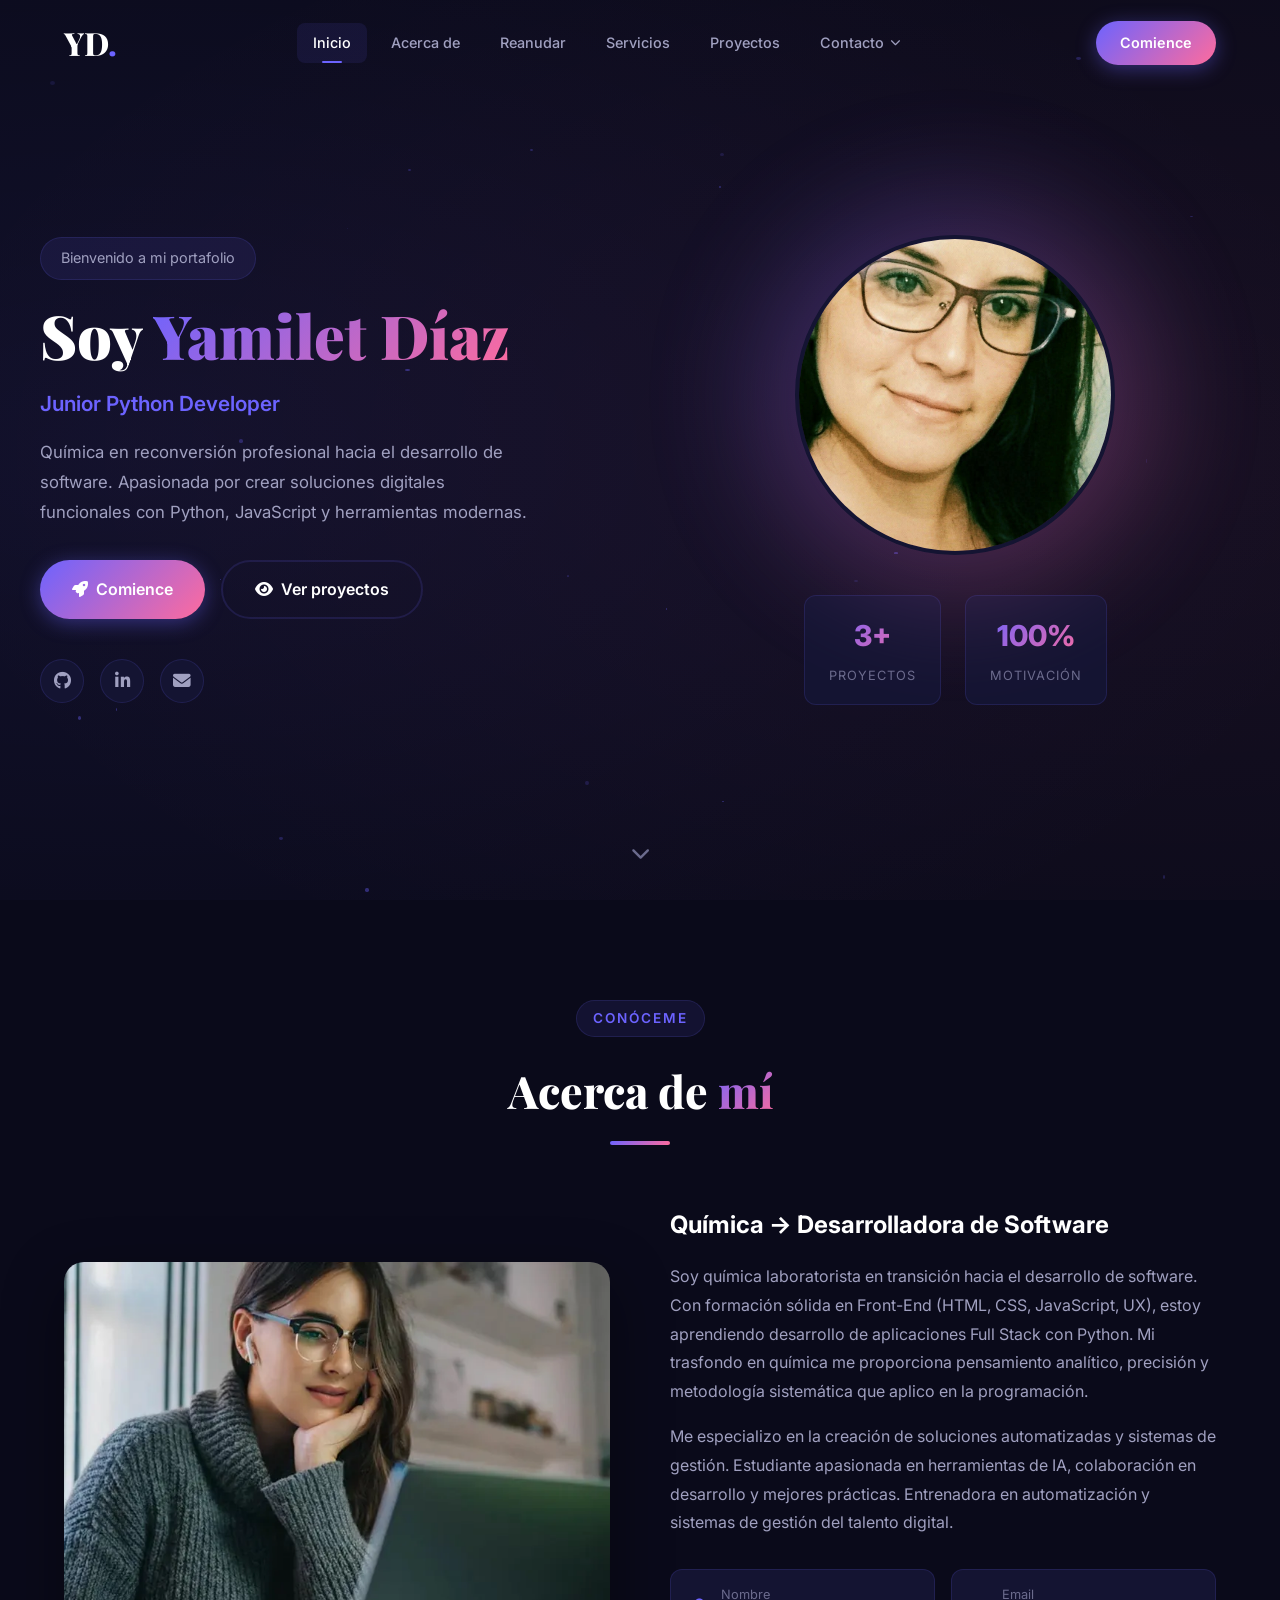
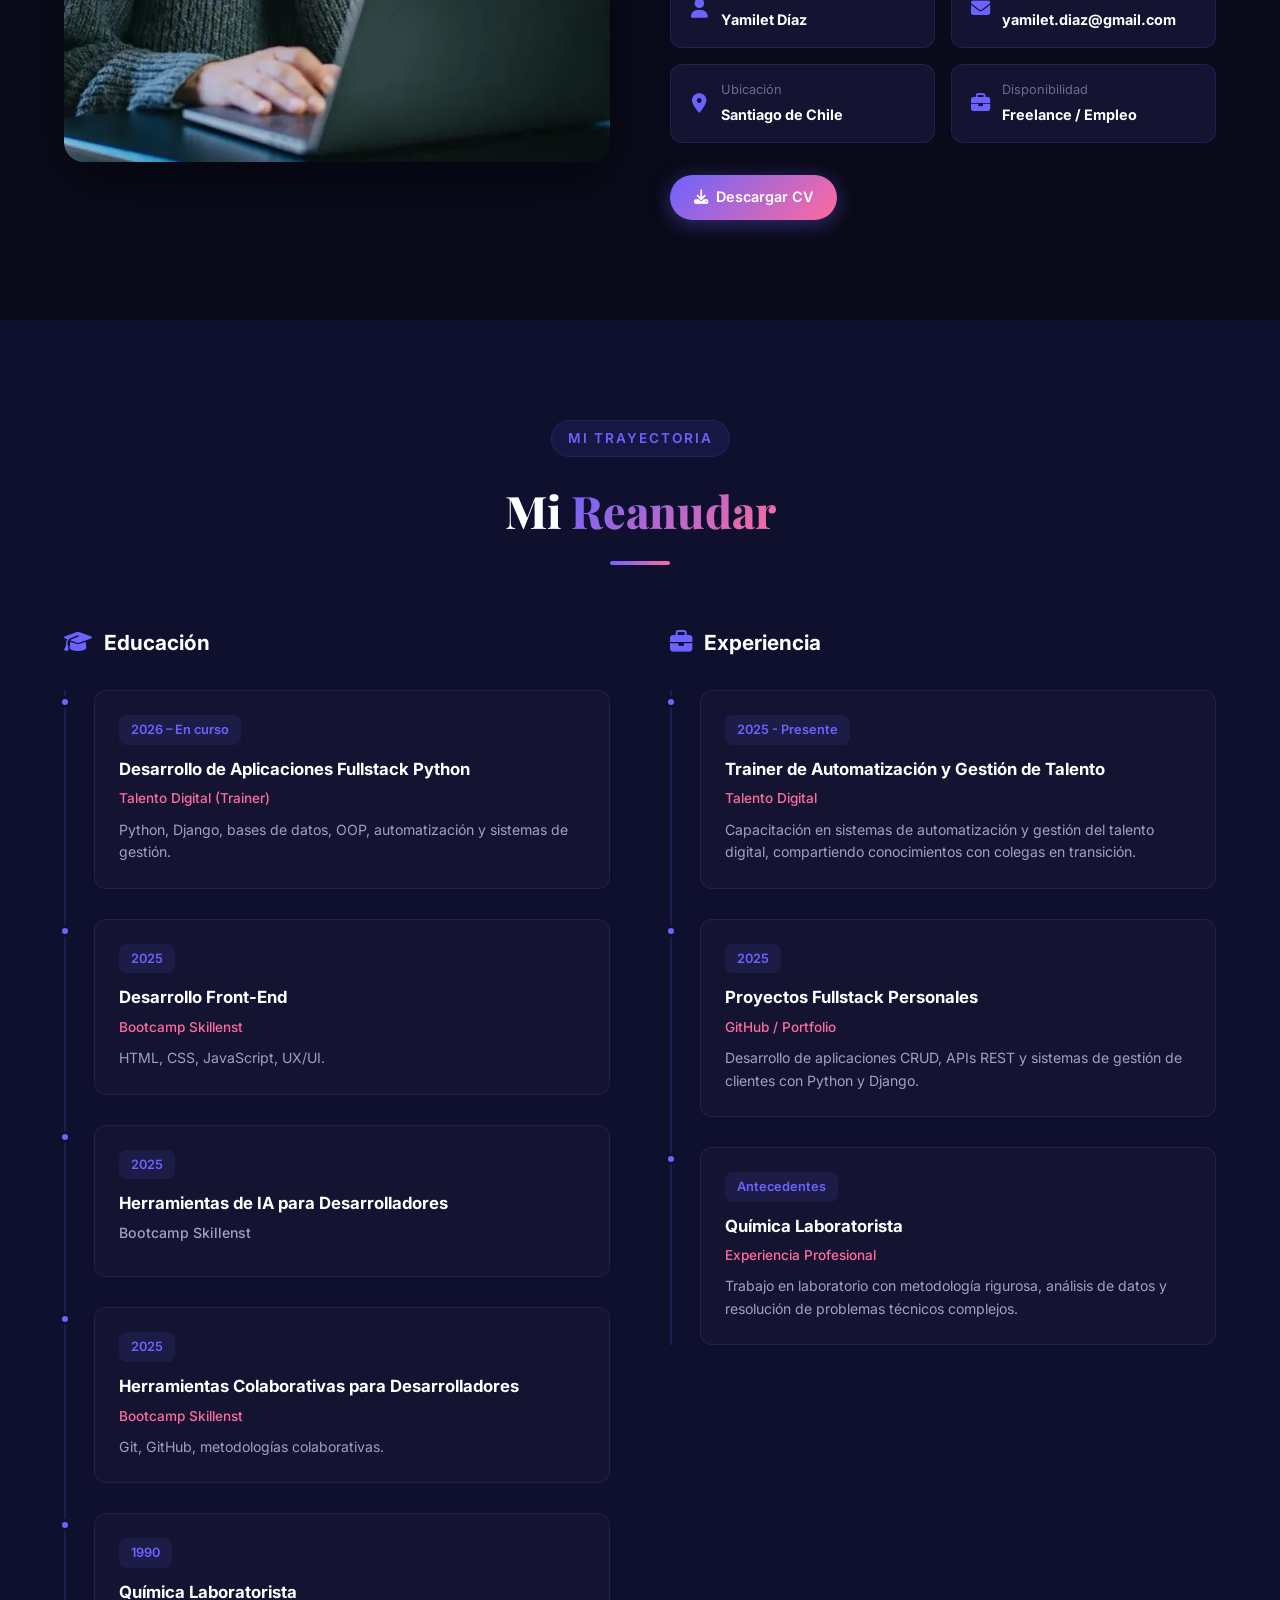
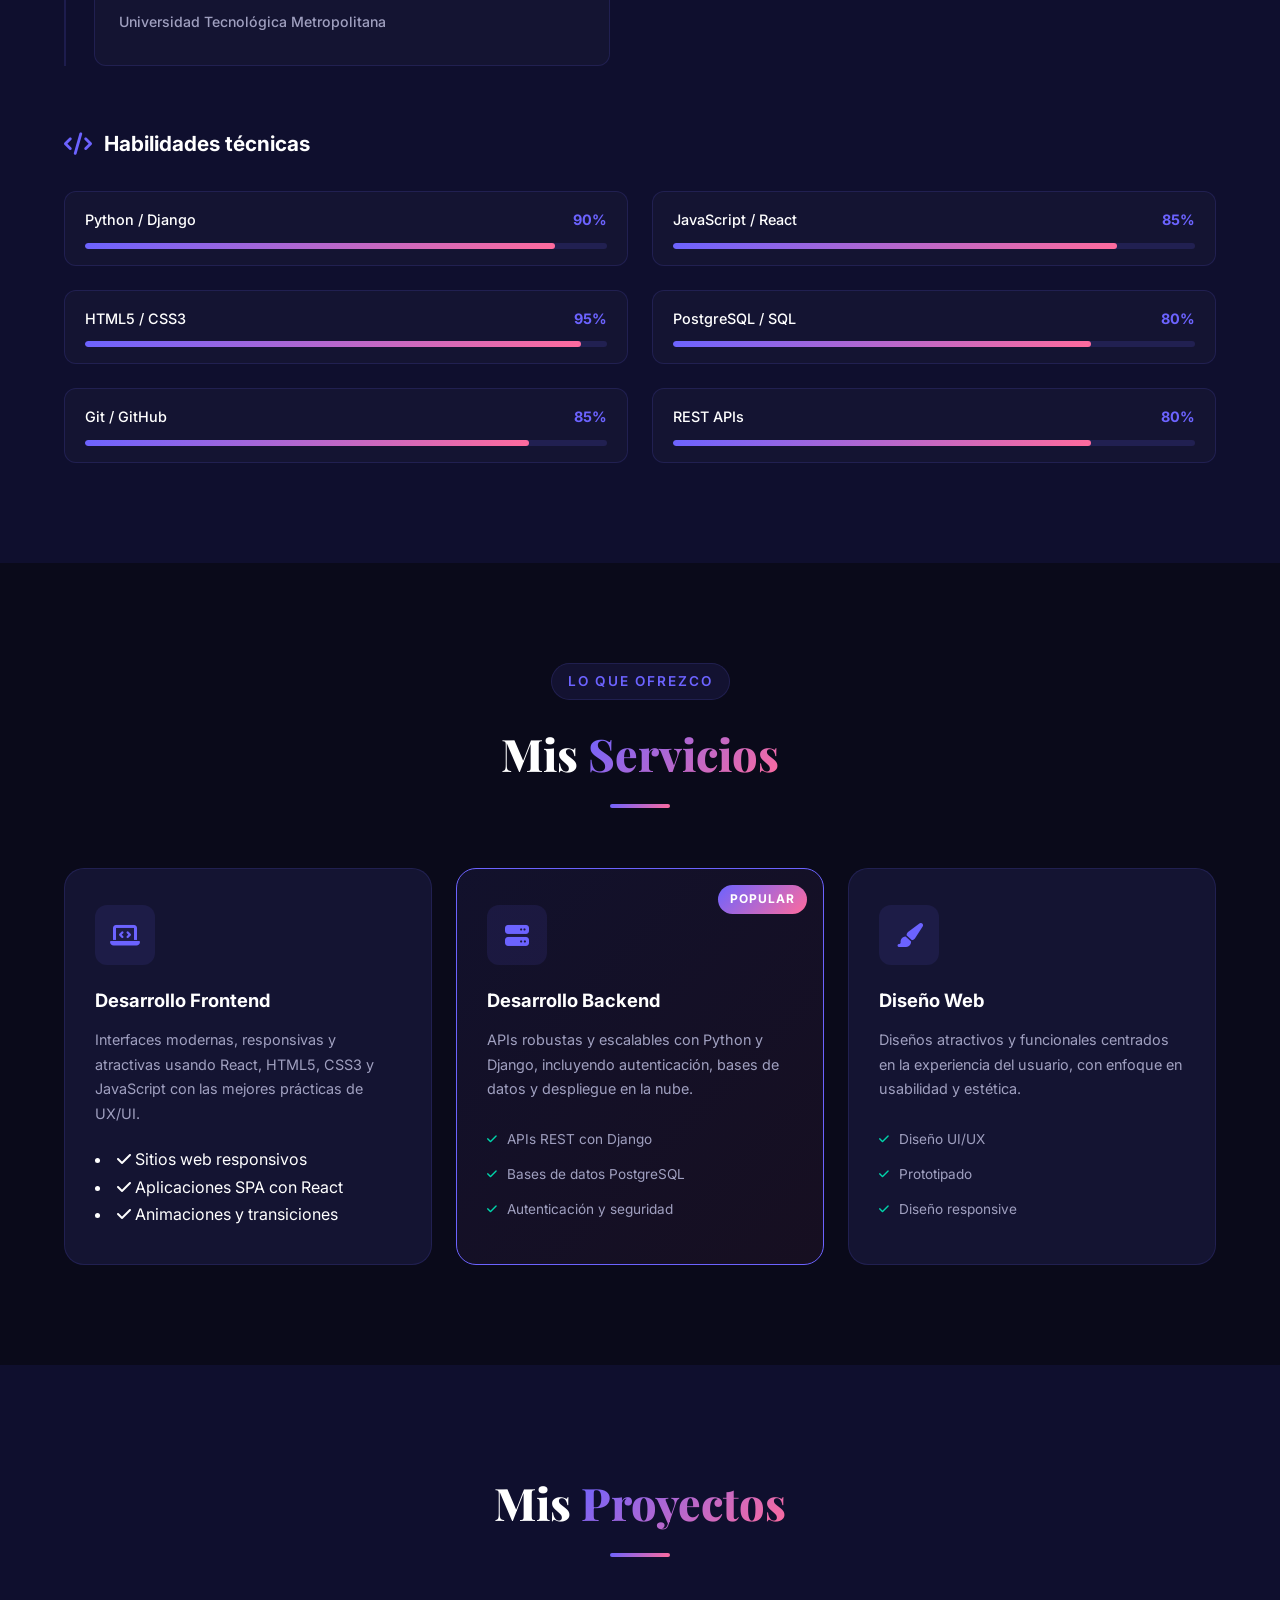
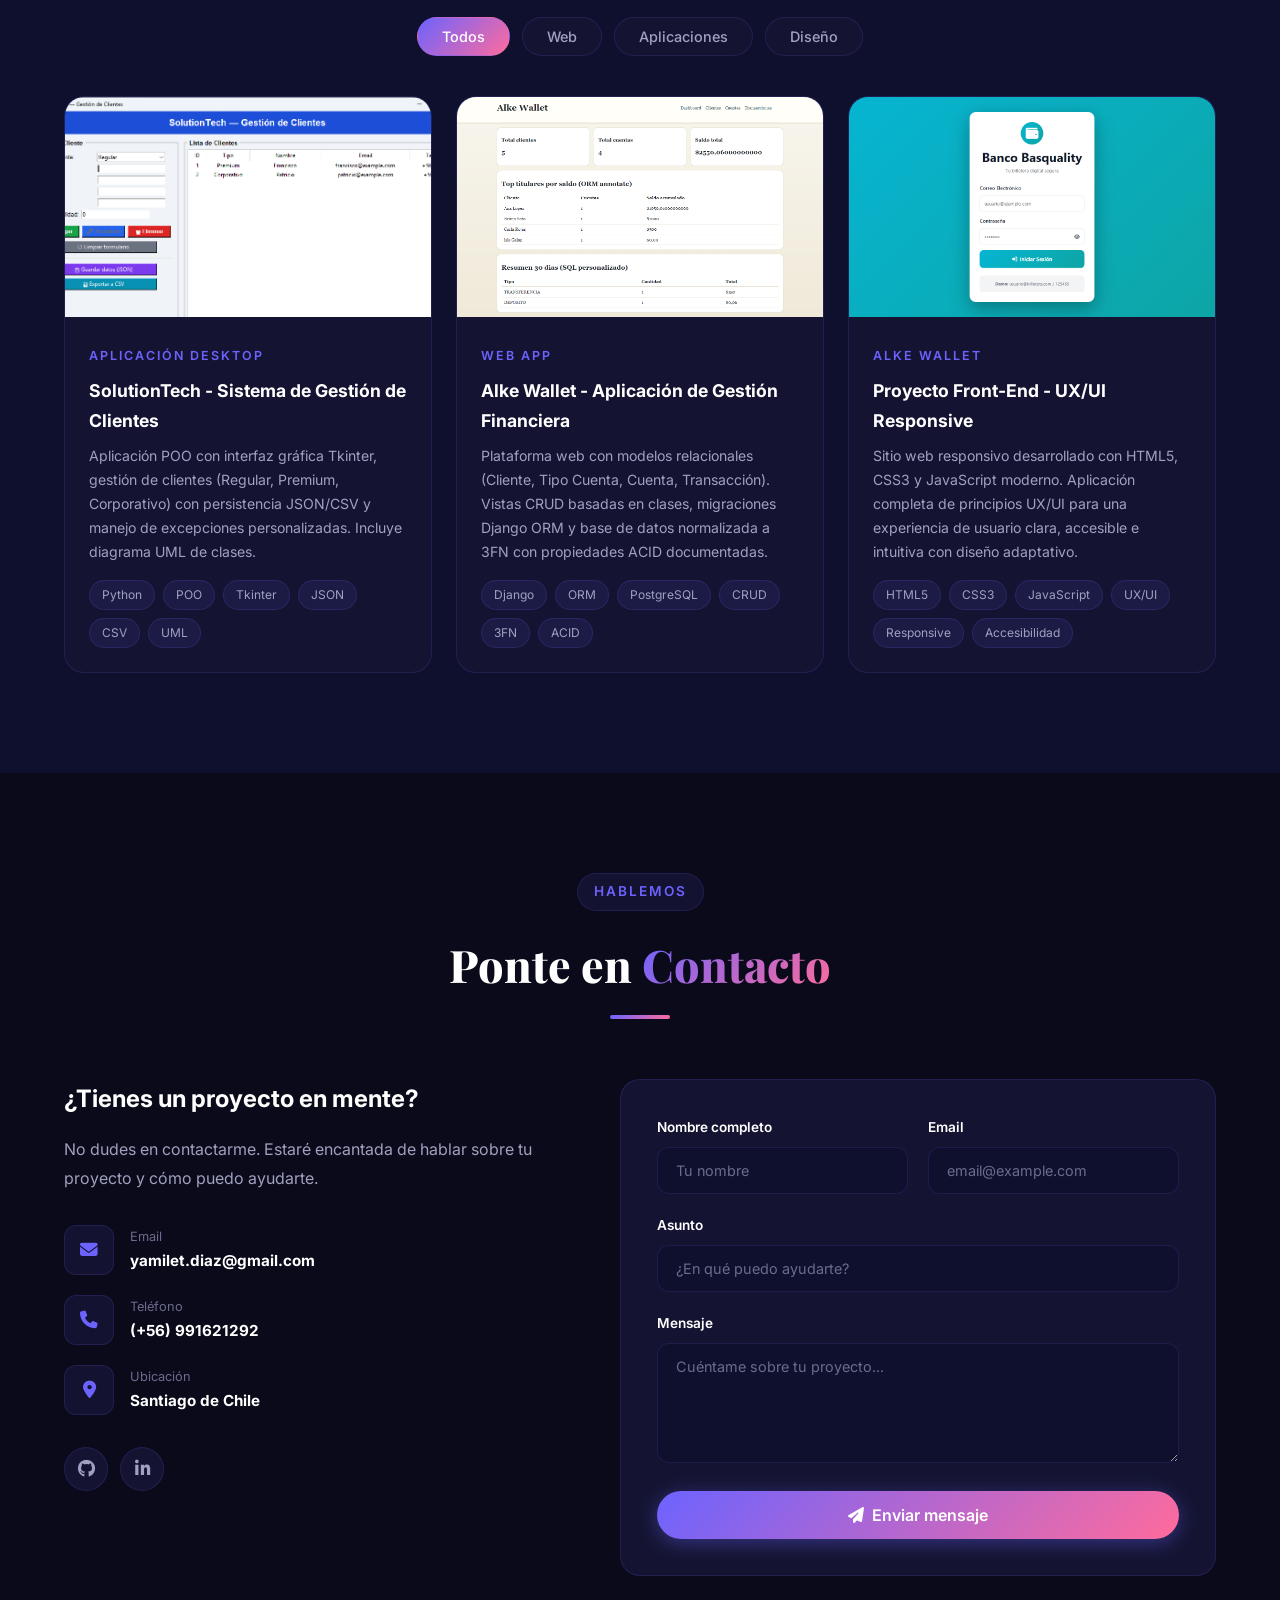
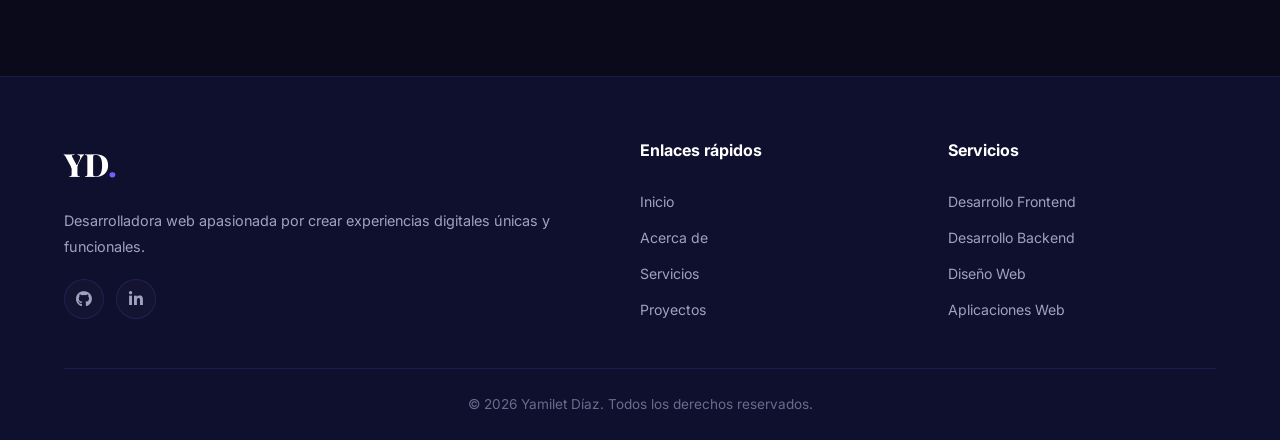
<file: index.html>
<!DOCTYPE html>
<html lang="es">
<head>
  <meta charset="UTF-8">
  <meta name="viewport" content="width=device-width, initial-scale=1.0">
  <title>Yamilet Díaz | Portafolio</title>
  <link rel="stylesheet" href="assets/css/style.css">
  <link rel="stylesheet" href="https://cdnjs.cloudflare.com/ajax/libs/font-awesome/6.5.0/css/all.min.css">
  <link href="https://fonts.googleapis.com/css2?family=Inter:wght@300;400;500;600;700;800;900&family=Playfair+Display:wght@700;800;900&display=swap" rel="stylesheet">
</head>
<body>

  <!-- LOADER -->
  <div class="loader" id="loader">
    <div class="loader-spinner"></div>
  </div>

  <!-- NAVBAR -->
  <header class="navbar" id="navbar">
    <div class="nav-container">
      <a href="#home" class="logo">YD<span>.</span></a>
      <nav class="nav-menu" id="navMenu">
        <a href="#home" class="nav-link active">Inicio</a>
        <a href="#about" class="nav-link">Acerca de</a>
        <a href="#resume" class="nav-link">Reanudar</a>
        <a href="#services" class="nav-link">Servicios</a>
        <a href="#portfolio" class="nav-link">Proyectos</a>
        <div class="nav-dropdown">
          <a href="#contact" class="nav-link dropdown-toggle">Contacto <i class="fas fa-chevron-down"></i></a>
          <div class="dropdown-menu">
            <a href="#contact"><i class="fas fa-envelope"></i> Enviar mensaje</a>
            <a href="https://linkedin.com" target="_blank" rel="noopener noreferrer"><i class="fab fa-linkedin"></i>LinkedIn</a>
            <a href="https://github.com" target="_blank" rel="noopener noreferrer"><i class="fab fa-github"></i> GitHub</a>
            <a href="mailto:yamilet.diaz@gmail.com"><i class="fas fa-at"></i> Email directo</a>
          </div>
        </div>
      </nav>
      <a href="#contact" class="btn btn-primary nav-cta">Comience</a>
      <button class="hamburger" id="hamburger" aria-label="Abrir menú">
        <span></span><span></span><span></span>
      </button>
    </div>
  </header>

  <!-- HOME / HERO -->
  <section class="hero" id="home">
    <div class="hero-particles" id="particles"></div>
    <div class="hero-content">
      <div class="hero-text">
        <span class="hero-badge">Bienvenido a mi portafolio</span>
        <h1 class="hero-title">
          Soy <span class="gradient-text">Yamilet Díaz</span>
        </h1>
        <p class="hero-subtitle typewriter" id="typewriter"></p>
        <p class="hero-description">
          Química en reconversión profesional hacia el desarrollo de software.
          Apasionada por crear soluciones digitales funcionales con Python, JavaScript y herramientas modernas.
        </p>
        <div class="hero-buttons">
          <a href="#contact" class="btn btn-primary btn-lg">
            <i class="fas fa-rocket"></i> Comience
          </a>
          <a href="#portfolio" class="btn btn-outline btn-lg">
            <i class="fas fa-eye"></i> Ver proyectos
          </a>
        </div>
        <div class="hero-social">
          <a href="https://github.com" target="_blank" rel="noopener noreferrer" aria-label="GitHub"><i class="fab fa-github"></i></a>
          <a href="https://linkedin.com" target="_blank" rel="noopener noreferrer" aria-label="LinkedIn"><i class="fab fa-linkedin-in"></i></a>
          <a href="mailto:yamilet.diaz@gmail.com" aria-label="Email"><i class="fas fa-envelope"></i></a>
        </div>
      </div>
      <div class="hero-image">
        <div class="hero-image-wrapper">
          <div class="hero-image-glow"></div>
          <img src="assets/images/foto-yamilet.jpg" alt="Yamilet Díaz" class="avatar-img">
          <div class="-image-ring"></div>
        </div>
        <div class="hero-stats">
          <div class="stat-card" data-count="3">
            <h3 class="stat-number">0+</h3>
            <span>Proyectos</span>
          </div>
          <div class="stat-card" data-count="100">
            <h3 class="stat-number">0%</h3>
            <span>Motivación</span>
          </div>
        </div>
      </div>
    </div>
    <a href="#about" class="scroll-down" aria-label="Scroll down">
      <i class="fas fa-chevron-down"></i>
    </a>
  </section>

  <!-- ACERCA DE -->
  <section class="section about" id="about">
    <div class="container">
      <div class="section-header" data-animate>
        <span class="section-tag">Conóceme</span>
        <h2 class="section-title">Acerca de <span class="gradient-text">mí</span></h2>
        <div class="section-line"></div>
      </div>
      <div class="about-grid">
        <div class="about-image" data-animate>
          <div class="about-image-card">
            <img src="assets/images/laptops_trabajo.webp" alt="Yamilet Díaz">
          </div>
        </div>
        <div class="about-content" data-animate>
          <h3>Química → Desarrolladora de Software</h3>
          <p>
            Soy química laboratorista en transición hacia el desarrollo de software. Con formación sólida en Front-End (HTML, CSS, JavaScript, UX),
            estoy aprendiendo desarrollo de aplicaciones Full Stack con Python. Mi trasfondo en química me proporciona pensamiento analítico,
            precisión y metodología sistemática que aplico en la programación.
          </p>
          <p>
            Me especializo en la creación de soluciones automatizadas y sistemas de gestión. Estudiante apasionada en herramientas de IA,
            colaboración en desarrollo y mejores prácticas. Entrenadora en automatización y sistemas de gestión del talento digital.
          </p>
          <div class="about-info-grid">
            <div class="about-info-item">
              <i class="fas fa-user"></i>
              <div>
                <span>Nombre</span>
                <strong>Yamilet Díaz</strong>
              </div>
            </div>
            <div class="about-info-item">
              <i class="fas fa-envelope"></i>
              <div>
                <span>Email</span>
                <strong>yamilet.diaz@gmail.com</strong>
              </div>
            </div>
            <div class="about-info-item">
              <i class="fas fa-map-marker-alt"></i>
              <div>
                <span>Ubicación</span>
                <strong>Santiago de Chile</strong>
              </div>
            </div>
            <div class="about-info-item">
              <i class="fas fa-briefcase"></i>
              <div>
                <span>Disponibilidad</span>
                <strong>Freelance / Empleo</strong>
              </div>
            </div>
          </div>
          <a href="assets/cv/CV_Desarrolladora_Junior .pdf" download class="btn btn-primary"><i class="fas fa-download"></i> Descargar CV</a>
        </div>
      </div>
    </div>
  </section>

  <!-- REANUDAR / RESUME -->
  <section class="section resume" id="resume">
    <div class="container">
      <div class="section-header" data-animate>
        <span class="section-tag">Mi trayectoria</span>
        <h2 class="section-title">Mi <span class="gradient-text">Reanudar</span></h2>
        <div class="section-line"></div>
      </div>
      <div class="resume-grid">
        <!-- Educación -->
        <div class="resume-column" data-animate>
          <h3 class="resume-column-title"><i class="fas fa-graduation-cap"></i> Educación</h3>
          <div class="timeline">
            <div class="timeline-item">
              <div class="timeline-dot"></div>
              <div class="timeline-content">
                <span class="timeline-date">2026 – En curso</span>
                <h4>Desarrollo de Aplicaciones Fullstack Python</h4>
                <p class="timeline-place">Talento Digital (Trainer)</p>
                <p>Python, Django, bases de datos, OOP, automatización y sistemas de gestión.</p>
              </div>
            </div>
            <div class="timeline-item">
              <div class="timeline-dot"></div>
              <div class="timeline-content">
                <span class="timeline-date">2025</span>
                <h4>Desarrollo Front-End</h4>
                <p class="timeline-place">Bootcamp Skillenst</p>
                <p>HTML, CSS, JavaScript, UX/UI.</p>
              </div>
            </div>
            <div class="timeline-item">
              <div class="timeline-dot"></div>
              <div class="timeline-content">
                <span class="timeline-date">2025</span>
                <h4>Herramientas de IA para Desarrolladores</h4>
                <p class="timeline-place">Bootcamp Skillenst</p>
              </div>
            </div>
            <div class="timeline-item">
              <div class="timeline-dot"></div>
              <div class="timeline-content">
                <span class="timeline-date">2025</span>
                <h4>Herramientas Colaborativas para Desarrolladores</h4>
                <p class="timeline-place">Bootcamp Skillenst</p>
                <p>Git, GitHub, metodologías colaborativas.</p>
              </div>
            </div>
            <div class="timeline-item">
              <div class="timeline-dot"></div>
              <div class="timeline-content">
                <span class="timeline-date">1990</span>
                <h4>Química Laboratorista</h4>
                <p class="timeline-place">Universidad Tecnológica Metropolitana</p>
              </div>
            </div>
          </div>
        </div>
        <div class="resume-column" data-animate>
          <h3 class="resume-column-title"><i class="fas fa-briefcase"></i> Experiencia</h3>
          <div class="timeline">
            <div class="timeline-item">
              <div class="timeline-dot"></div>
              <div class="timeline-content">
                <span class="timeline-date">2025 - Presente</span>
                <h4>Trainer de Automatización y Gestión de Talento</h4>
                <p class="timeline-place">Talento Digital</p>
                <p>Capacitación en sistemas de automatización y gestión del talento digital, compartiendo conocimientos con colegas en transición.</p>
              </div>
            </div>
            <div class="timeline-item">
              <div class="timeline-dot"></div>
              <div class="timeline-content">
                <span class="timeline-date">2025</span>
                <h4>Proyectos Fullstack Personales</h4>
                <p class="timeline-place">GitHub / Portfolio</p>
                <p>Desarrollo de aplicaciones CRUD, APIs REST y sistemas de gestión de clientes con Python y Django.</p>
              </div>
            </div>
            <div class="timeline-item">
              <div class="timeline-dot"></div>
              <div class="timeline-content">
                <span class="timeline-date">Antecedentes</span>
                <h4>Química Laboratorista</h4>
                <p class="timeline-place">Experiencia Profesional</p>
                <p>Trabajo en laboratorio con metodología rigurosa, análisis de datos y resolución de problemas técnicos complejos.</p>
              </div>
            </div>
          </div>
        </div>
      </div>
      <!-- Skills -->
      <di class="skills-section" data-animate>
        <h3 class="resume-column-title"><i class="fas fa-code"></i> Habilidades técnicas</h3>
        <div class="skills-grid">
          <div class="skill-item">
            <div class="skill-info">
              <span>Python / Django</span>
              <span>90%</span>
            </div>
            <div class="skill-bar"><div class="skill-progress" data-width="90"></div></div>
          </div>
          <div class="skill-item">
            <div class="skill-info">
              <span>JavaScript / React</span>
              <span>85%</span>
            </div>
            <div class="skill-bar"><div class="skill-progress" data-width="85"></div></div>
          </div>
          <div class="skill-item">
            <div class="skill-info">
              <span>HTML5 / CSS3</span>
              <span>95%</span>
            </div>
            <div class="skill-bar"><div class="skill-progress" data-width="95"></div></div>
          </div>
          <div class="skill-item">
            <div class="skill-info">
              <span>PostgreSQL / SQL</span>
              <span>80%</span>
            </div>
            <div class="skill-bar"><div class="skill-progress" data-width="80"></div></div>
          </div>
          <div class="skill-item">
            <div class="skill-info">
              <span>Git / GitHub</span>
              <span>85%</span>
            </div>
            <div class="skill-bar"><div class="skill-progress" data-width="85"></div></div>
          </div>
          <div class="skill-item">
            <div class="skill-info">
              <span>REST APIs</span>
              <span>80%</span>
            </div>
            <div class="skill-bar"><div class="skill-progress" data-width="80"></div></div>
          </div>
    </div>
  </section>

  <!-- SERVICIOS -->
  <section class="section services" id="services">
    <div class="container">
      <div class="section-header" data-animate>
        <span class="section-tag">Lo que ofrezco</span>
        <h2 class="section-title">Mis <span class="gradient-text">Servicios</span></h2>
        <div class="section-line"></div>
      </div>
      <div class="services-grid">
        <div class="service-card" data-animate>
          <div class="service-icon"><i class="fas fa-laptop-code"></i></div>
          <h3>Desarrollo Frontend</h3>
          <p>Interfaces modernas, responsivas y atractivas usando React, HTML5, CSS3 y JavaScript con las mejores prácticas de UX/UI.</p>
          <class="service-features">
            <li><i class="fas fa-check"></i> Sitios web responsivos</li>
            <li><i class="fas fa-check"></i> Aplicaciones SPA con React</li>
            <li><i class="fas fa-check"></i> Animaciones y transiciones</li>
        </div>
        <div class="service-card featured" data-animate>
          <div class="service-badge">Popular</div>
          <div class="service-icon"><i class="fas fa-server"></i></div>
          <h3>Desarrollo Backend</h3>
          <p>APIs robustas y escalables con Python y Django, incluyendo autenticación, bases de datos y despliegue en la nube.</p>
          <ul class="service-features">
            <li><i class="fas fa-check"></i> APIs REST con Django</li>
            <li><i class="fas fa-check"></i> Bases de datos PostgreSQL</li>
            <li><i class="fas fa-check"></i> Autenticación y seguridad</li>
          </ul>
        </div>
        <div class="service-card" data-animate>
          <div class="service-icon"><i class="fas fa-paint-brush"></i></div>
          <h3>Diseño Web</h3>
          <p>Diseños atractivos y funcionales centrados en la experiencia del usuario, con enfoque en usabilidad y estética.</p>
          <ul class="service-features">
            <li><i class="fas fa-check"></i> Diseño UI/UX</li>
            <li><i class="fas fa-check"></i> Prototipado</li>
            <li><i class="fas fa-check"></i> Diseño responsive</li>
          </ul>
        </div>
    </div>
  </section>

  <!-- PORTFOLIO -->
  <section class="section portfolio" id="portfolio">
    <div class="container">
      <div class="section-header" data-animate>
        <h2 class="section-title">Mis <span class="gradient-text">Proyectos</span></h2>
        <div class="section-line"></div>
      </div>
      <div class="portfolio-filters" data-animate>
        <button class="filter-btn active" data-filter="all">Todos</button>
        <button class="filter-btn" data-filter="web">Web</button>
        <button class="filter-btn" data-filter="app">Aplicaciones</button>
        <button class="filter-btn" data-filter="design">Diseño</button>
      </div>
      <div class="portfolio-grid">
        <div class="portfolio-card" data-category="app" data-animate>
          <div class="portfolio-image">
            <img src="assets/images/soluctech.png" alt="SolutionTech">
          </div>
          <div class="portfolio-info">
            <span class="portfolio-category">Aplicación Desktop</span>
            <h3>SolutionTech - Sistema de Gestión de Clientes</h3>
            <p>Aplicación POO con interfaz gráfica Tkinter, gestión de clientes (Regular, Premium, Corporativo) con persistencia JSON/CSV y manejo de excepciones personalizadas. Incluye diagrama UML de clases.</p>
            <div class="portfolio-tech">
              <span>Python</span><span>POO</span><span>Tkinter</span><span>JSON</span><span>CSV</span><span>UML</span>
            </div>
          </div>
        </div>
        <div class="portfolio-card" data-category="web" data-animate>
          <div class="portfolio-image">
            <img src="assets/images/alke.finaciero1.png" alt="Alke Wallet">
          </div>
          <div class="portfolio-info">
            <span class="portfolio-category">Web App</span>
            <h3>Alke Wallet - Aplicación de Gestión Financiera</h3>
            <p>Plataforma web con modelos relacionales (Cliente, Tipo Cuenta, Cuenta, Transacción). Vistas CRUD basadas en clases, migraciones Django ORM y base de datos normalizada a 3FN con propiedades ACID documentadas.</p>
            <div class="portfolio-tech">
              <span>Django</span><span>ORM</span><span>PostgreSQL</span><span>CRUD</span><span>3FN</span><span>ACID</span>
            </div>
          </div>
        </div>
        <div class="portfolio-card" data-category="design" data-animate>
          <div class="portfolio-image">
            <img src="assets/images/AlkeWallet_html.png" alt="Proyecto Front-End">
          </div>
          <div class="portfolio-info">
            <span class="portfolio-category">Alke Wallet</span>
            <h3>Proyecto Front-End - UX/UI Responsive</h3>
            <p>Sitio web responsivo desarrollado con HTML5, CSS3 y JavaScript moderno. Aplicación completa de principios UX/UI para una experiencia de usuario clara, accesible e intuitiva con diseño adaptativo.</p>
            <div class="portfolio-tech">
              <span>HTML5</span><span>CSS3</span><span>JavaScript</span><span>UX/UI</span><span>Responsive</span><span>Accesibilidad</span>
      </div>
    </div>
  </section>

  <!-- CONTACTO -->
  <section class="section contact" id="contact">
    <div class="container">
      <div class="section-header" data-animate>
        <span class="section-tag">Hablemos</span>
        <h2 class="section-title">Ponte en <span class="gradient-text">Contacto</span></h2>
        <div class="section-line"></div>
      </div>
      <div class="contact-grid">
        <div class="contact-info" data-animate>
          <h3>¿Tienes un proyecto en mente?</h3>
          <p>No dudes en contactarme. Estaré encantada de hablar sobre tu proyecto y cómo puedo ayudarte.</p>
          <div class="contact-details">
            <div class="contact-item">
              <div class="contact-icon"><i class="fas fa-envelope"></i></div>
              <div>
                <span>Email</span>
                <strong>yamilet.diaz@gmail.com</strong>
              </div>
            </div>
            <div class="contact-item">
              <div class="contact-icon"><i class="fas fa-phone"></i></div>
              <div>
                <span>Teléfono</span>
                <strong>(+56) 991621292 </strong>
              </div>
            </div>
            <div class="contact-item">
              <div class="contact-icon"><i class="fas fa-map-marker-alt"></i></div>
              <div>
                <span>Ubicación</span>
                <strong>Santiago de Chile</strong>
              </div>
            </div>
          </div>
          <div class="contact-social">
            <a href="https://github.com" target="_blank" rel="noopener noreferrer" aria-label="GitHub"><i class="fab fa-github"></i></a>
            <a href="https://linkedin.com" target="_blank" rel="noopener noreferrer" aria-label="LinkedIn"><i class="fab fa-linkedin-in"></i></a>
          </div>
        </div>
        <form class="contact-form" id="contactForm" data-animate>
          <div class="form-row">
            <div class="form-group">
              <label for="name">Nombre completo</label>
              <input type="text" id="name" name="name" required placeholder="Tu nombre">
            </div>
            <div class="form-group">
              <label for="email">Email</label>
              <input type="email" id="email" name="email" required placeholder="email@example.com">
            </div>
          </div>
          <div class="form-group">
            <label for="subject">Asunto</label>
            <input type="text" id="subject" name="subject" required placeholder="¿En qué puedo ayudarte?">
          </div>
          <div class="form-group">
            <label for="message">Mensaje</label>
            <textarea id="message" name="message" rows="5" required placeholder="Cuéntame sobre tu proyecto..."></textarea>
          </div>
          <button type="submit" class="btn btn-primary btn-lg btn-full">
            <i class="fas fa-paper-plane"></i> Enviar mensaje
          </button>
        </form>
      </div>
    </div>
  </section>

  <!-- FOOTER -->
  <footer class="footer">
    <div class="container">
      <div class="footer-grid">
        <div class="footer-about">
          <a href="#home" class="logo">YD<span>.</span></a>
          <p>Desarrolladora web apasionada por crear experiencias digitales únicas y funcionales.</p>
          <div class="footer-social">
            <a href="https://github.com/yamiletdiaz" target="_blank" rel="noopener noreferrer" aria-label="GitHub"><i class="fab fa-github"></i></a>
            <a href="https://linkedin.com/in/yamilet-diazh" target="_blank" rel="noopener noreferrer" aria-label="LinkedIn"><i class="fab fa-linkedin-in"></i></a>
          </div>
        </div>
        <div class="footer-links">
          <h4>Enlaces rápidos</h4>
          <a href="#home">Inicio</a>
          <a href="#about">Acerca de</a>
          <a href="#services">Servicios</a>
          <a href="#portfolio">Proyectos</a>
        </div>
        <div class="footer-links">
          <h4>Servicios</h4>
          <a href="#services">Desarrollo Frontend</a>
          <a href="#services">Desarrollo Backend</a>
          <a href="#services">Diseño Web</a>
          <a href="#services">Aplicaciones Web</a>
        </div>
      </div>
      <div class="footer-bottom">
        <p>&copy; 2026 Yamilet Díaz. Todos los derechos reservados.</p>
      </div>
    </div>
  </footer>

  <!-- BACK TO TOP -->
  <button class="back-to-top" id="backToTop" aria-label="Volver arriba">
    <i class="fas fa-arrow-up"></i>
  </button>

  <script src="assets/js/script.js"></script>
</body>
</html>
</file>
<file: assets/css/style.css>
/* ===== RESET & BASE ===== */
*, *::before, *::after {
  margin: 0;
  padding: 0;
  box-sizing: border-box;
}

:root {
  --bg-primary: #0a0a1a;
  --bg-secondary: #0f0f2e;
  --bg-card: #141432;
  --bg-card-hover: #1a1a45;
  --text-primary: #ffffff;
  --text-secondary: #a0a0c0;
  --text-muted: #6b6b8d;
  --accent-1: #6c63ff;
  --accent-2: #ff6b9d;
  --accent-3: #00d4aa;
  --gradient-1: linear-gradient(135deg, #6c63ff, #ff6b9d);
  --gradient-2: linear-gradient(135deg, #6c63ff, #00d4aa);
  --gradient-3: linear-gradient(135deg, #ff6b9d, #ffb347);
  --border-color: rgba(108, 99, 255, 0.15);
  --shadow-sm: 0 2px 10px rgba(0,0,0,0.2);
  --shadow-md: 0 8px 30px rgba(0,0,0,0.3);
  --shadow-lg: 0 20px 60px rgba(0,0,0,0.4);
  --shadow-glow: 0 0 40px rgba(108, 99, 255, 0.3);
  --radius-sm: 8px;
  --radius-md: 12px;
  --radius-lg: 20px;
  --radius-xl: 30px;
  --transition: all 0.3s cubic-bezier(0.4, 0, 0.2, 1);
}

html {
  scroll-behavior: smooth;
  scroll-padding-top: 80px;
}

body {
  font-family: 'Inter', -apple-system, BlinkMacSystemFont, sans-serif;
  background: var(--bg-primary);
  color: var(--text-primary);
  line-height: 1.7;
  overflow-x: hidden;
}

a {
  text-decoration: none;
  color: inherit;
  transition: var(--transition);
}

img {
  max-width: 100%;
  display: block;
}

.container {
  max-width: 1200px;
  margin: 0 auto;
  padding: 0 24px;
}

.gradient-text {
  background: var(--gradient-1);
  -webkit-background-clip: text;
  -webkit-text-fill-color: transparent;
  background-clip: text;
}

/* ===== LOADER ===== */
.loader {
  position: fixed;
  top: 0;
  left: 0;
  width: 100%;
  height: 100%;
  background: var(--bg-primary);
  display: flex;
  align-items: center;
  justify-content: center;
  z-index: 10000;
  transition: opacity 0.5s, visibility 0.5s;
}

.loader.hidden {
  opacity: 0;
  visibility: hidden;
}

.loader-spinner {
  width: 50px;
  height: 50px;
  border: 3px solid var(--border-color);
  border-top-color: var(--accent-1);
  border-radius: 50%;
  animation: spin 0.8s linear infinite;
}

@keyframes spin {
  to { transform: rotate(360deg); }
}

/* ===== NAVBAR ===== */
.navbar {
  position: fixed;
  top: 0;
  left: 0;
  width: 100%;
  z-index: 1000;
  padding: 16px 0;
  transition: var(--transition);
  background: transparent;
}

.navbar.scrolled {
  background: rgba(10, 10, 26, 0.95);
  backdrop-filter: blur(20px);
  border-bottom: 1px solid var(--border-color);
  padding: 10px 0;
}

.nav-container {
  max-width: 1200px;
  margin: 0 auto;
  padding: 0 24px;
  display: flex;
  align-items: center;
  justify-content: space-between;
}

.logo {
  font-family: 'Playfair Display', serif;
  font-size: 2rem;
  font-weight: 800;
  color: var(--text-primary);
}

.logo span {
  color: var(--accent-1);
}

.nav-menu {
  display: flex;
  align-items: center;
  gap: 8px;
}

.nav-link {
  color: var(--text-secondary);
  padding: 8px 16px;
  border-radius: var(--radius-sm);
  font-size: 0.9rem;
  font-weight: 500;
  position: relative;
  transition: var(--transition);
}

.nav-link:hover, .nav-link.active {
  color: var(--text-primary);
  background: rgba(108, 99, 255, 0.1);
}

.nav-link.active::after {
  content: '';
  position: absolute;
  bottom: 0;
  left: 50%;
  transform: translateX(-50%);
  width: 20px;
  height: 2px;
  background: var(--accent-1);
  border-radius: 2px;
}

/* Dropdown */
.nav-dropdown {
  position: relative;
}

.dropdown-toggle {
  display: flex;
  align-items: center;
  gap: 6px;
  cursor: pointer;
}

.dropdown-toggle i {
  font-size: 0.65rem;
  transition: var(--transition);
}

.nav-dropdown:hover .dropdown-toggle i {
  transform: rotate(180deg);
}

.dropdown-menu {
  position: absolute;
  top: 100%;
  right: 0;
  min-width: 220px;
  background: var(--bg-card);
  border: 1px solid var(--border-color);
  border-radius: var(--radius-md);
  padding: 8px;
  opacity: 0;
  visibility: hidden;
  transform: translateY(10px);
  transition: var(--transition);
  box-shadow: var(--shadow-lg);
}

.nav-dropdown:hover .dropdown-menu {
  opacity: 1;
  visibility: visible;
  transform: translateY(4px);
}

.dropdown-menu a {
  display: flex;
  align-items: center;
  gap: 12px;
  padding: 10px 16px;
  color: var(--text-secondary);
  border-radius: var(--radius-sm);
  font-size: 0.88rem;
  transition: var(--transition);
}

.dropdown-menu a:hover {
  background: rgba(108,99,255,0.1);
  color: var(--text-primary);
}

.dropdown-menu a i {
  width: 18px;
  text-align: center;
  color: var(--accent-1);
}

.nav-cta {
  display: inline-block;
}

/* Buttons */
.btn {
  display: inline-flex;
  align-items: center;
  gap: 8px;
  padding: 10px 24px;
  border-radius: var(--radius-xl);
  font-weight: 600;
  font-size: 0.9rem;
  cursor: pointer;
  border: none;
  transition: var(--transition);
  font-family: inherit;
}

.btn-primary {
  background: var(--gradient-1);
  color: white;
  box-shadow: 0 4px 20px rgba(108, 99, 255, 0.4);
}

.btn-primary:hover {
  transform: translateY(-2px);
  box-shadow: 0 8px 30px rgba(108, 99, 255, 0.6);
}

.btn-outline {
  background: transparent;
  color: var(--text-primary);
  border: 2px solid var(--border-color);
}

.btn-outline:hover {
  border-color: var(--accent-1);
  background: rgba(108,99,255,0.1);
  transform: translateY(-2px);
}

.btn-lg {
  padding: 14px 32px;
  font-size: 1rem;
}

.btn-full {
  width: 100%;
  justify-content: center;
}

/* Hamburger */
.hamburger {
  display: none;
  flex-direction: column;
  gap: 5px;
  background: none;
  border: none;
  cursor: pointer;
  padding: 4px;
  z-index: 1001;
}

.hamburger span {
  width: 25px;
  height: 2px;
  background: var(--text-primary);
  border-radius: 2px;
  transition: var(--transition);
}

.hamburger.active span:nth-child(1) {
  transform: rotate(45deg) translate(5px, 5px);
}

.hamburger.active span:nth-child(2) {
  opacity: 0;
}

.hamburger.active span:nth-child(3) {
  transform: rotate(-45deg) translate(5px, -5px);
}

/* ===== HERO ===== */
.hero {
  min-height: 100vh;
  display: flex;
  align-items: center;
  justify-content: center;
  position: relative;
  padding: 120px 24px 80px;
  overflow: hidden;
}

.hero::before {
  content: '';
  position: absolute;
  top: -50%;
  left: -50%;
  width: 200%;
  height: 200%;
  background: radial-gradient(ellipse at 30% 50%, rgba(108,99,255,0.08) 0%, transparent 50%),
              radial-gradient(ellipse at 70% 50%, rgba(255,107,157,0.06) 0%, transparent 50%);
  animation: heroGlow 8s ease-in-out infinite alternate;
}

@keyframes heroGlow {
  0% { transform: translate(0, 0) rotate(0deg); }
  100% { transform: translate(20px, -20px) rotate(2deg); }
}

.hero-particles {
  position: absolute;
  top: 0;
  left: 0;
  width: 100%;
  height: 100%;
  pointer-events: none;
}

.hero-content {
  max-width: 1200px;
  width: 100%;
  display: grid;
  grid-template-columns: 1fr 1fr;
  gap: 60px;
  align-items: center;
  position: relative;
  z-index: 1;
}

.hero-badge {
  display: inline-block;
  padding: 8px 20px;
  background: rgba(108,99,255,0.1);
  border: 1px solid var(--border-color);
  border-radius: var(--radius-xl);
  font-size: 0.9rem;
  color: var(--text-secondary);
  margin-bottom: 20px;
  animation: fadeInUp 0.8s ease forwards;
}

.hero-title {
  font-family: 'Playfair Display', serif;
  font-size: 3.8rem;
  font-weight: 900;
  line-height: 1.15;
  margin-bottom: 16px;
  animation: fadeInUp 0.8s ease 0.1s both;
}

.hero-subtitle {
  font-size: 1.3rem;
  color: var(--accent-1);
  font-weight: 600;
  margin-bottom: 16px;
  min-height: 2rem;
  animation: fadeInUp 0.8s ease 0.2s both;
}

.hero-description {
  color: var(--text-secondary);
  font-size: 1.05rem;
  line-height: 1.8;
  margin-bottom: 32px;
  max-width: 500px;
  animation: fadeInUp 0.8s ease 0.3s both;
}

.hero-buttons {
  display: flex;
  gap: 16px;
  margin-bottom: 40px;
  animation: fadeInUp 0.8s ease 0.4s both;
}

.hero-social {
  display: flex;
  gap: 16px;
  animation: fadeInUp 0.8s ease 0.5s both;
}

.hero-social a {
  width: 44px;
  height: 44px;
  display: flex;
  align-items: center;
  justify-content: center;
  background: var(--bg-card);
  border: 1px solid var(--border-color);
  border-radius: 50%;
  color: var(--text-secondary);
  font-size: 1.1rem;
  transition: var(--transition);
}

.hero-social a:hover {
  background: var(--accent-1);
  color: white;
  border-color: var(--accent-1);
  transform: translateY(-4px);
  box-shadow: 0 8px 25px rgba(108,99,255,0.4);
}

/* Hero Image */
.hero-image {
  display: flex;
  flex-direction: column;
  align-items: center;
  gap: 40px;
  animation: fadeInRight 1s ease 0.3s both;
}

.hero-image-wrapper {
  position: relative;
  width: 320px;
  height: 320px;
}

.hero-image-glow {
  position: absolute;
  top: -10%;
  left: -10%;
  width: 120%;
  height: 120%;
  background: var(--gradient-1);
  border-radius: 50%;
  filter: blur(60px);
  opacity: 0.3;
  animation: pulse 4s ease-in-out infinite;
}

@keyframes pulse {
  0%, 100% { opacity: 0.3; transform: scale(1); }
  50% { opacity: 0.5; transform: scale(1.05); }
}

.avatar-img {
  width: 100%;
  height: 100%;
  object-fit: cover;
  border-radius: 50%;
  position: relative;
  z-index: 2;
  border: 4px solid var(--bg-card);
}

.hero-image-ring {
  position: absolute;
  top: -8px;
  left: -8px;
  right: -8px;
  bottom: -8px;
  border-radius: 50%;
  border: 2px dashed var(--accent-1);
  opacity: 0.4;
  animation: ringRotate 20s linear infinite;
}

@keyframes ringRotate {
  to { transform: rotate(360deg); }
}

.hero-stats {
  display: flex;
  gap: 24px;
}

.stat-card {
  text-align: center;
  padding: 16px 24px;
  background: var(--bg-card);
  border: 1px solid var(--border-color);
  border-radius: var(--radius-md);
  transition: var(--transition);
}

.stat-card:hover {
  border-color: var(--accent-1);
  transform: translateY(-4px);
  box-shadow: var(--shadow-glow);
}

.stat-number {
  font-size: 1.8rem;
  font-weight: 800;
  background: var(--gradient-1);
  -webkit-background-clip: text;
  -webkit-text-fill-color: transparent;
  background-clip: text;
}

.stat-card span {
  font-size: 0.8rem;
  color: var(--text-muted);
  text-transform: uppercase;
  letter-spacing: 1px;
}

.scroll-down {
  position: absolute;
  bottom: 30px;
  left: 50%;
  transform: translateX(-50%);
  color: var(--text-muted);
  font-size: 1.2rem;
  animation: bounce 2s ease-in-out infinite;
}

@keyframes bounce {
  0%, 100% { transform: translateX(-50%) translateY(0); }
  50% { transform: translateX(-50%) translateY(10px); }
}

@keyframes fadeInUp {
  from { opacity: 0; transform: translateY(30px); }
  to { opacity: 1; transform: translateY(0); }
}

@keyframes fadeInRight {
  from { opacity: 0; transform: translateX(50px); }
  to { opacity: 1; transform: translateX(0); }
}

/* ===== SECTIONS ===== */
.section {
  padding: 100px 0;
  position: relative;
}

.section-header {
  text-align: center;
  margin-bottom: 60px;
}

.section-tag {
  display: inline-block;
  padding: 6px 16px;
  background: rgba(108,99,255,0.1);
  border: 1px solid var(--border-color);
  border-radius: var(--radius-xl);
  font-size: 0.85rem;
  color: var(--accent-1);
  margin-bottom: 16px;
  text-transform: uppercase;
  letter-spacing: 2px;
  font-weight: 600;
}

.section-title {
  font-family: 'Playfair Display', serif;
  font-size: 2.8rem;
  font-weight: 800;
  margin-bottom: 12px;
}

.section-line {
  width: 60px;
  height: 4px;
  background: var(--gradient-1);
  border-radius: 4px;
  margin: 0 auto;
}

/* ===== ABOUT ===== */
.about-grid {
  display: grid;
  grid-template-columns: 1fr 1fr;
  gap: 60px;
  align-items: center;
}

.about-image-card {
  position: relative;
  border-radius: var(--radius-lg);
  overflow: hidden;
  box-shadow: var(--shadow-lg);
}

.about-image-card img {
  width: 100%;
  height: 500px;
  object-fit: cover;
}

.about-experience-badge {
  position: absolute;
  bottom: 24px;
  right: 24px;
  background: var(--gradient-1);
  color: white;
  padding: 20px 24px;
  border-radius: var(--radius-md);
  text-align: center;
  box-shadow: var(--shadow-md);
}

.about-experience-badge h3 {
  font-size: 2rem;
  font-weight: 800;
  line-height: 1;
}

.about-experience-badge span {
  font-size: 0.8rem;
  opacity: 0.9;
}

.about-content h3 {
  font-size: 1.5rem;
  margin-bottom: 16px;
  color: var(--text-primary);
}

.about-content p {
  color: var(--text-secondary);
  margin-bottom: 16px;
  line-height: 1.8;
}

.about-info-grid {
  display: grid;
  grid-template-columns: 1fr 1fr;
  gap: 16px;
  margin: 32px 0;
}

.about-info-item {
  display: flex;
  align-items: center;
  gap: 12px;
  padding: 14px 18px;
  background: var(--bg-card);
  border: 1px solid var(--border-color);
  border-radius: var(--radius-md);
  transition: var(--transition);
}

.about-info-item:hover {
  border-color: var(--accent-1);
}

.about-info-item i {
  color: var(--accent-1);
  font-size: 1.2rem;
  width: 20px;
  text-align: center;
}

.about-info-item span {
  font-size: 0.8rem;
  color: var(--text-muted);
  display: block;
}

.about-info-item strong {
  font-size: 0.9rem;
  color: var(--text-primary);
}

/* ===== RESUME ===== */
.resume {
  background: var(--bg-secondary);
}

.resume-grid {
  display: grid;
  grid-template-columns: 1fr 1fr;
  gap: 60px;
  margin-bottom: 60px;
}

.resume-column-title {
  font-size: 1.3rem;
  margin-bottom: 30px;
  display: flex;
  align-items: center;
  gap: 12px;
  color: var(--text-primary);
}

.resume-column-title i {
  color: var(--accent-1);
  font-size: 1.4rem;
}

/* Timeline */
.timeline {
  position: relative;
  padding-left: 30px;
}

.timeline::before {
  content: '';
  position: absolute;
  left: 0;
  top: 0;
  bottom: 0;
  width: 2px;
  background: var(--border-color);
}

.timeline-item {
  position: relative;
  margin-bottom: 30px;
}

.timeline-item:last-child {
  margin-bottom: 0;
}

.timeline-dot {
  position: absolute;
  left: -35px;
  top: 6px;
  width: 12px;
  height: 12px;
  background: var(--accent-1);
  border-radius: 50%;
  border: 3px solid var(--bg-secondary);
  z-index: 1;
}

.timeline-content {
  background: var(--bg-card);
  border: 1px solid var(--border-color);
  border-radius: var(--radius-md);
  padding: 24px;
  transition: var(--transition);
}

.timeline-content:hover {
  border-color: var(--accent-1);
  transform: translateX(4px);
}

.timeline-date {
  display: inline-block;
  padding: 4px 12px;
  background: rgba(108,99,255,0.1);
  color: var(--accent-1);
  border-radius: var(--radius-sm);
  font-size: 0.8rem;
  font-weight: 600;
  margin-bottom: 10px;
}

.timeline-content h4 {
  font-size: 1.05rem;
  margin-bottom: 4px;
  color: var(--text-primary);
}

.timeline-place {
  color: var(--accent-2);
  font-size: 0.85rem;
  font-weight: 500;
  margin-bottom: 8px;
}

.timeline-content p:last-child {
  color: var(--text-secondary);
  font-size: 0.88rem;
  line-height: 1.6;
}

/* Skills */
.skills-section {
  max-width: 900px;
  margin: 0 auto;
}

.skills-grid {
  display: grid;
  grid-template-columns: 1fr 1fr;
  gap: 24px;
}

.skill-item {
  padding: 16px 20px;
  background: var(--bg-card);
  border: 1px solid var(--border-color);
  border-radius: var(--radius-md);
}

.skill-info {
  display: flex;
  justify-content: space-between;
  margin-bottom: 10px;
  font-size: 0.9rem;
  font-weight: 500;
}

.skill-info span:last-child {
  color: var(--accent-1);
  font-weight: 700;
}

.skill-bar {
  height: 6px;
  background: rgba(108,99,255,0.15);
  border-radius: 6px;
  overflow: hidden;
}

.skill-progress {
  height: 100%;
  background: var(--gradient-1);
  border-radius: 6px;
  width: 0;
  transition: width 1.5s cubic-bezier(0.4, 0, 0.2, 1);
}

/* ===== SERVICES ===== */
.services-grid {
  display: grid;
  grid-template-columns: repeat(3, 1fr);
  gap: 24px;
}

.service-card {
  background: var(--bg-card);
  border: 1px solid var(--border-color);
  border-radius: var(--radius-lg);
  padding: 36px 30px;
  position: relative;
  overflow: hidden;
  transition: var(--transition);
}

.service-card::before {
  content: '';
  position: absolute;
  top: 0;
  left: 0;
  width: 100%;
  height: 3px;
  background: var(--gradient-1);
  transform: scaleX(0);
  transition: transform 0.4s ease;
}

.service-card:hover {
  border-color: var(--accent-1);
  transform: translateY(-8px);
  box-shadow: var(--shadow-glow);
}

.service-card:hover::before {
  transform: scaleX(1);
}

.service-card.featured {
  border-color: var(--accent-1);
  background: linear-gradient(135deg, rgba(108,99,255,0.08), rgba(255,107,157,0.05));
}

.service-badge {
  position: absolute;
  top: 16px;
  right: 16px;
  padding: 4px 12px;
  background: var(--gradient-1);
  color: white;
  font-size: 0.75rem;
  font-weight: 700;
  border-radius: var(--radius-xl);
  text-transform: uppercase;
  letter-spacing: 1px;
}

.service-icon {
  width: 60px;
  height: 60px;
  display: flex;
  align-items: center;
  justify-content: center;
  background: rgba(108,99,255,0.1);
  border-radius: var(--radius-md);
  margin-bottom: 20px;
  font-size: 1.5rem;
  color: var(--accent-1);
  transition: var(--transition);
}

.service-card:hover .service-icon {
  background: var(--gradient-1);
  color: white;
  transform: scale(1.1);
}

.service-card h3 {
  font-size: 1.15rem;
  margin-bottom: 12px;
  color: var(--text-primary);
}

.service-card > p {
  color: var(--text-secondary);
  font-size: 0.9rem;
  line-height: 1.7;
  margin-bottom: 20px;
}

.service-features {
  list-style: none;
}

.service-features li {
  display: flex;
  align-items: center;
  gap: 10px;
  padding: 6px 0;
  color: var(--text-secondary);
  font-size: 0.85rem;
}

.service-features li i {
  color: var(--accent-3);
  font-size: 0.7rem;
}

/* ===== PORTFOLIO ===== */
.portfolio {
  background: var(--bg-secondary);
}

.portfolio-filters {
  display: flex;
  justify-content: center;
  gap: 12px;
  margin-bottom: 40px;
  flex-wrap: wrap;
}

.filter-btn {
  padding: 10px 24px;
  background: var(--bg-card);
  border: 1px solid var(--border-color);
  border-radius: var(--radius-xl);
  color: var(--text-secondary);
  font-size: 0.9rem;
  font-weight: 500;
  cursor: pointer;
  transition: var(--transition);
  font-family: inherit;
}

.filter-btn:hover, .filter-btn.active {
  background: var(--gradient-1);
  color: white;
  border-color: transparent;
}

.portfolio-grid {
  display: grid;
  grid-template-columns: repeat(3, 1fr);
  gap: 24px;
}

.portfolio-card {
  background: var(--bg-card);
  border: 1px solid var(--border-color);
  border-radius: var(--radius-lg);
  overflow: hidden;
  transition: var(--transition);
}

.portfolio-card.hidden {
  display: none;
}

.portfolio-card:hover {
  transform: translateY(-8px);
  box-shadow: var(--shadow-glow);
  border-color: var(--accent-1);
}

.portfolio-image {
  position: relative;
  overflow: hidden;
  height: 220px;
}

.portfolio-image img {
  width: 100%;
  height: 100%;
  object-fit: cover;
  transition: transform 0.5s ease;
}

.portfolio-card:hover .portfolio-image img {
  transform: scale(1.1);
}

.portfolio-overlay {
  position: absolute;
  top: 0;
  left: 0;
  width: 100%;
  height: 100%;
  background: rgba(10,10,26,0.8);
  display: flex;
  align-items: center;
  justify-content: center;
  opacity: 0;
  transition: var(--transition);
}

.portfolio-card:hover .portfolio-overlay {
  opacity: 1;
}

.portfolio-actions {
  display: flex;
  gap: 12px;
}

.portfolio-btn {
  width: 48px;
  height: 48px;
  display: flex;
  align-items: center;
  justify-content: center;
  background: var(--accent-1);
  color: white;
  border-radius: 50%;
  font-size: 1rem;
  transform: translateY(20px);
  transition: all 0.3s ease;
}

.portfolio-card:hover .portfolio-btn {
  transform: translateY(0);
}

.portfolio-btn:hover {
  background: var(--accent-2);
}

.portfolio-info {
  padding: 24px;
}

.portfolio-category {
  font-size: 0.78rem;
  color: var(--accent-1);
  text-transform: uppercase;
  letter-spacing: 2px;
  font-weight: 600;
}

.portfolio-info h3 {
  font-size: 1.1rem;
  margin: 8px 0;
  color: var(--text-primary);
}

.portfolio-info p {
  color: var(--text-secondary);
  font-size: 0.88rem;
  margin-bottom: 16px;
}

.portfolio-tech {
  display: flex;
  flex-wrap: wrap;
  gap: 8px;
}

.portfolio-tech span {
  padding: 4px 12px;
  background: rgba(108,99,255,0.1);
  border: 1px solid var(--border-color);
  border-radius: var(--radius-xl);
  font-size: 0.75rem;
  color: var(--text-secondary);
}

/* ===== CONTACT ===== */
.contact-grid {
  display: grid;
  grid-template-columns: 1fr 1.2fr;
  gap: 60px;
  align-items: start;
}

.contact-info h3 {
  font-size: 1.5rem;
  margin-bottom: 16px;
  color: var(--text-primary);
}

.contact-info > p {
  color: var(--text-secondary);
  margin-bottom: 32px;
  line-height: 1.8;
}

.contact-details {
  display: flex;
  flex-direction: column;
  gap: 20px;
  margin-bottom: 32px;
}

.contact-item {
  display: flex;
  align-items: center;
  gap: 16px;
}

.contact-icon {
  width: 50px;
  height: 50px;
  display: flex;
  align-items: center;
  justify-content: center;
  background: rgba(108,99,255,0.1);
  border: 1px solid var(--border-color);
  border-radius: var(--radius-md);
  color: var(--accent-1);
  font-size: 1.1rem;
  flex-shrink: 0;
}

.contact-item span {
  font-size: 0.8rem;
  color: var(--text-muted);
  display: block;
}

.contact-item strong {
  color: var(--text-primary);
  font-size: 0.95rem;
}

.contact-social {
  display: flex;
  gap: 12px;
}

.contact-social a {
  width: 44px;
  height: 44px;
  display: flex;
  align-items: center;
  justify-content: center;
  background: var(--bg-card);
  border: 1px solid var(--border-color);
  border-radius: 50%;
  color: var(--text-secondary);
  font-size: 1.1rem;
  transition: var(--transition);
}

.contact-social a:hover {
  background: var(--accent-1);
  color: white;
  border-color: var(--accent-1);
  transform: translateY(-4px);
}

/* Form */
.contact-form {
  background: var(--bg-card);
  border: 1px solid var(--border-color);
  border-radius: var(--radius-lg);
  padding: 36px;
}

.form-row {
  display: grid;
  grid-template-columns: 1fr 1fr;
  gap: 20px;
}

.form-group {
  margin-bottom: 20px;
}

.form-group label {
  display: block;
  font-size: 0.85rem;
  font-weight: 600;
  color: var(--text-primary);
  margin-bottom: 8px;
}

.form-group input,
.form-group textarea {
  width: 100%;
  padding: 14px 18px;
  background: var(--bg-secondary);
  border: 1px solid var(--border-color);
  border-radius: var(--radius-md);
  color: var(--text-primary);
  font-family: inherit;
  font-size: 0.9rem;
  transition: var(--transition);
  outline: none;
}

.form-group input:focus,
.form-group textarea:focus {
  border-color: var(--accent-1);
  box-shadow: 0 0 0 3px rgba(108,99,255,0.15);
}

.form-group input::placeholder,
.form-group textarea::placeholder {
  color: var(--text-muted);
}

.form-group textarea {
  resize: vertical;
  min-height: 120px;
}

/* Form alerts */
.form-alert {
  padding: 14px 20px;
  border-radius: var(--radius-md);
  margin-bottom: 20px;
  font-size: 0.9rem;
  display: flex;
  align-items: center;
  gap: 10px;
}

.form-alert.success {
  background: rgba(0, 212, 170, 0.1);
  border: 1px solid rgba(0, 212, 170, 0.3);
  color: var(--accent-3);
}

.form-alert.error {
  background: rgba(255, 107, 107, 0.1);
  border: 1px solid rgba(255, 107, 107, 0.3);
  color: #ff6b6b;
}

/* ===== FOOTER ===== */
.footer {
  background: var(--bg-secondary);
  border-top: 1px solid var(--border-color);
  padding: 60px 0 0;
}

.footer-grid {
  display: grid;
  grid-template-columns: 2fr 1fr 1fr;
  gap: 40px;
  padding-bottom: 40px;
}

.footer-about .logo {
  display: inline-block;
  margin-bottom: 16px;
}

.footer-about p {
  color: var(--text-secondary);
  font-size: 0.9rem;
  line-height: 1.8;
  margin-bottom: 20px;
}

.footer-social {
  display: flex;
  gap: 12px;
}

.footer-social a {
  width: 40px;
  height: 40px;
  display: flex;
  align-items: center;
  justify-content: center;
  background: var(--bg-card);
  border: 1px solid var(--border-color);
  border-radius: 50%;
  color: var(--text-secondary);
  transition: var(--transition);
}

.footer-social a:hover {
  background: var(--accent-1);
  color: white;
  border-color: var(--accent-1);
}

.footer-links h4 {
  font-size: 1rem;
  margin-bottom: 20px;
  color: var(--text-primary);
}

.footer-links a {
  display: block;
  color: var(--text-secondary);
  font-size: 0.88rem;
  padding: 6px 0;
  transition: var(--transition);
}

.footer-links a:hover {
  color: var(--accent-1);
  transform: translateX(4px);
}

.footer-bottom {
  border-top: 1px solid var(--border-color);
  padding: 24px 0;
  text-align: center;
}

.footer-bottom p {
  color: var(--text-muted);
  font-size: 0.85rem;
}

/* ===== BACK TO TOP ===== */
.back-to-top {
  position: fixed;
  bottom: 30px;
  right: 30px;
  width: 48px;
  height: 48px;
  background: var(--gradient-1);
  color: white;
  border: none;
  border-radius: 50%;
  font-size: 1.1rem;
  cursor: pointer;
  opacity: 0;
  visibility: hidden;
  transform: translateY(20px);
  transition: var(--transition);
  z-index: 999;
  box-shadow: 0 4px 20px rgba(108,99,255,0.4);
}

.back-to-top.visible {
  opacity: 1;
  visibility: visible;
  transform: translateY(0);
}

.back-to-top:hover {
  transform: translateY(-4px);
  box-shadow: 0 8px 30px rgba(108,99,255,0.6);
}

/* ===== ANIMATIONS ===== */
[data-animate] {
  opacity: 0;
  transform: translateY(40px);
  transition: opacity 0.6s ease, transform 0.6s ease;
}

[data-animate].animated {
  opacity: 1;
  transform: translateY(0);
}

/* ===== RESPONSIVE ===== */
@media (max-width: 1024px) {
  .hero-title { font-size: 3rem; }
  .services-grid { grid-template-columns: repeat(2, 1fr); }
  .portfolio-grid { grid-template-columns: repeat(2, 1fr); }
}

@media (max-width: 768px) {
  .hamburger { display: flex; }

  .nav-menu {
    position: fixed;
    top: 0;
    right: -100%;
    width: 280px;
    height: 100vh;
    background: var(--bg-secondary);
    flex-direction: column;
    padding: 80px 30px 30px;
    gap: 0;
    border-left: 1px solid var(--border-color);
    transition: right 0.4s ease;
    z-index: 999;
  }

  .nav-menu.open {
    right: 0;
  }

  .nav-link {
    padding: 12px 16px;
    width: 100%;
  }

  .nav-dropdown .dropdown-menu {
    position: static;
    opacity: 1;
    visibility: visible;
    transform: none;
    border: none;
    background: transparent;
    padding: 0 0 0 20px;
    box-shadow: none;
    display: none;
  }

  .nav-dropdown.open .dropdown-menu {
    display: block;
  }

  .nav-cta { display: none; }

  .hero-content {
    grid-template-columns: 1fr;
    text-align: center;
    gap: 40px;
  }

  .hero-title { font-size: 2.5rem; }
  .hero-description { max-width: 100%; margin: 0 auto 32px; }
  .hero-buttons { justify-content: center; flex-wrap: wrap; }
  .hero-social { justify-content: center; }
  .hero { padding: 100px 24px 60px; }

  .about-grid { grid-template-columns: 1fr; gap: 40px; }
  .about-image-card img { height: 350px; }

  .resume-grid { grid-template-columns: 1fr; gap: 40px; }
  .skills-grid { grid-template-columns: 1fr; }

  .services-grid { grid-template-columns: 1fr; }
  .portfolio-grid { grid-template-columns: 1fr; }

  .contact-grid { grid-template-columns: 1fr; gap: 40px; }
  .form-row { grid-template-columns: 1fr; }

  .footer-grid { grid-template-columns: 1fr; gap: 30px; }

  .section-title { font-size: 2.2rem; }
  .section { padding: 70px 0; }
}

@media (max-width: 480px) {
  .hero-title { font-size: 2rem; }
  .hero-stats { flex-direction: column; gap: 12px; }
  .hero-image-wrapper { width: 240px; height: 240px; }
  .about-info-grid { grid-template-columns: 1fr; }
  .portfolio-filters { gap: 8px; }
  .filter-btn { padding: 8px 16px; font-size: 0.8rem; }
}
</file>
